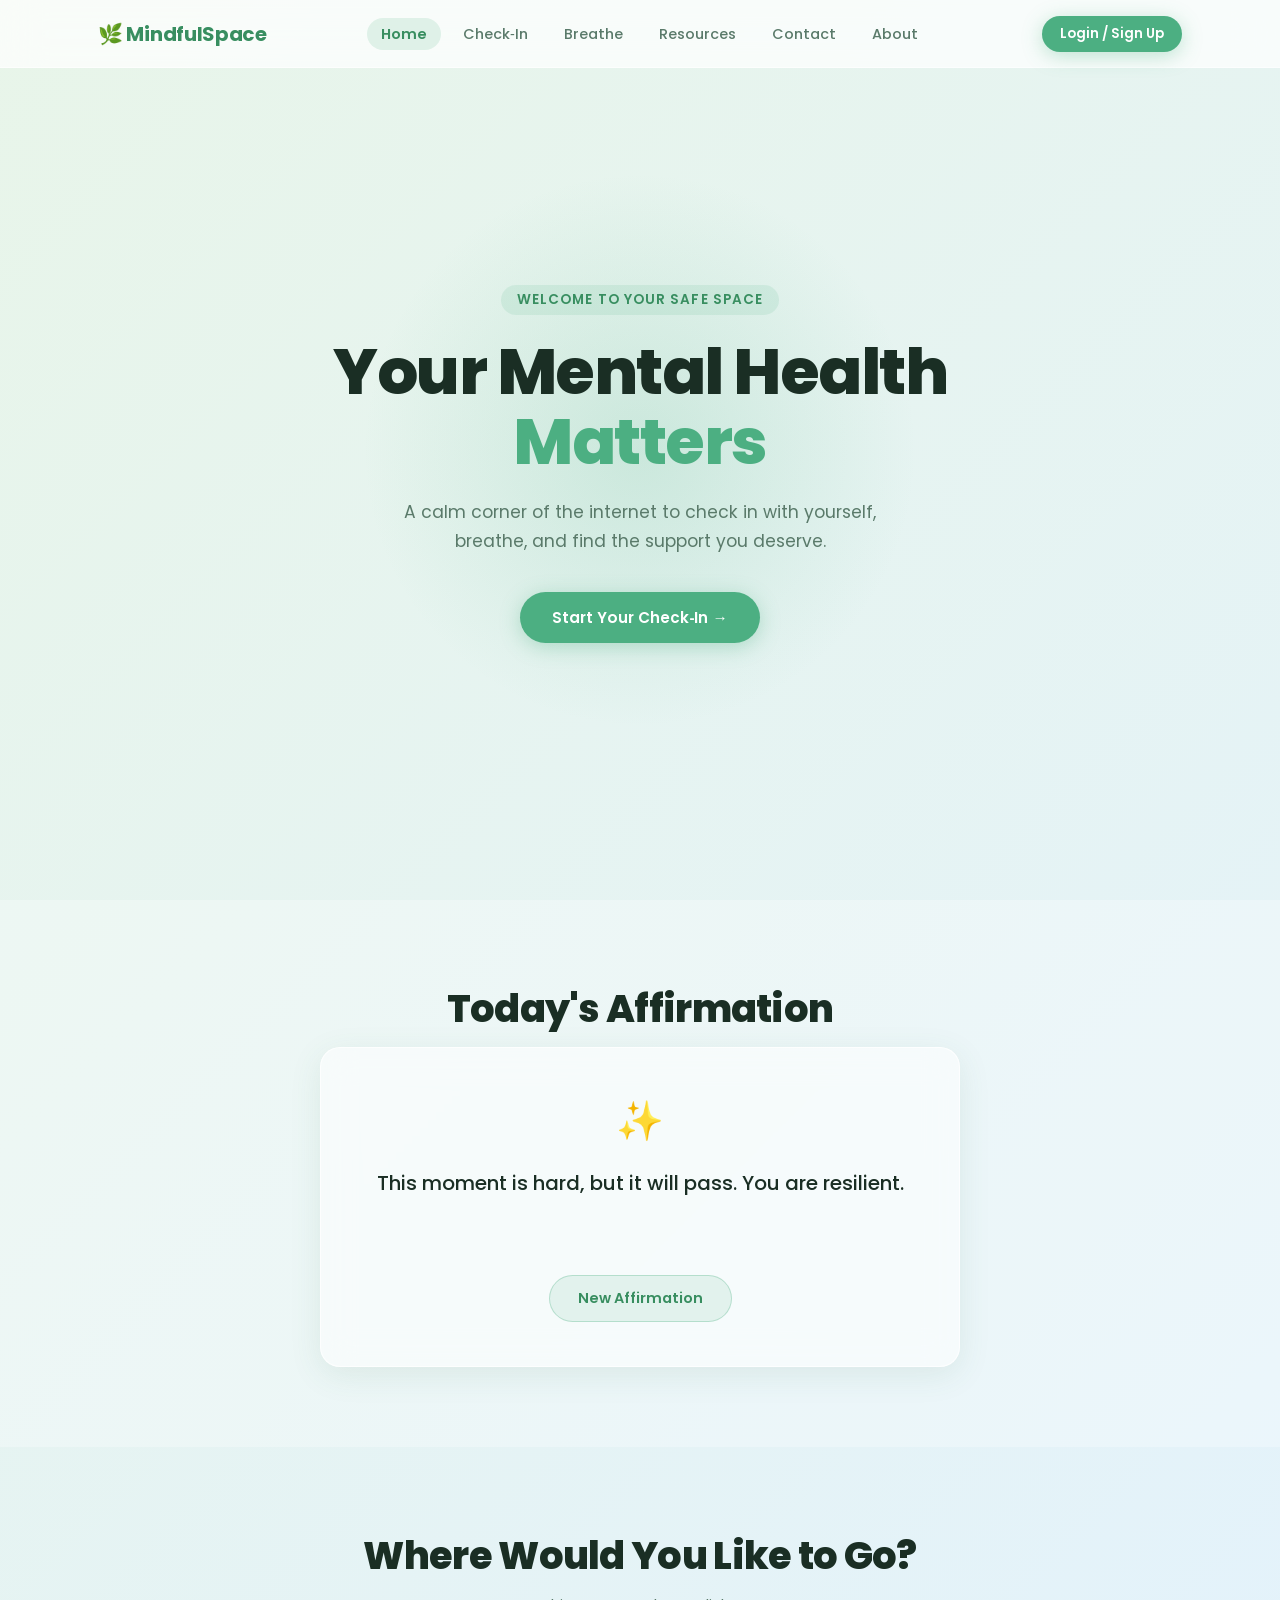
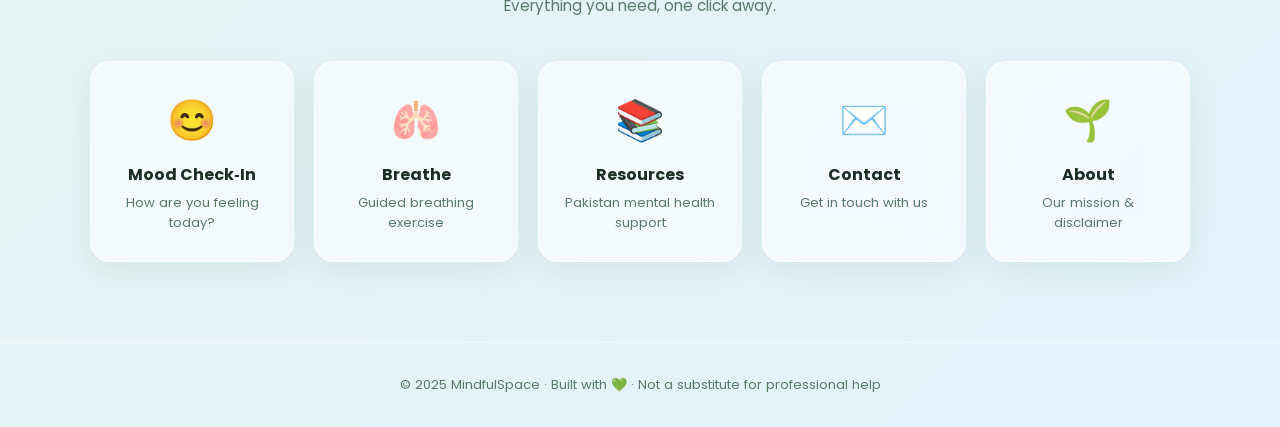
<file: index.html>
<!DOCTYPE html>
<html lang="en">
<head>
  <meta charset="UTF-8" />
  <meta name="viewport" content="width=device-width, initial-scale=1.0" />
  <title>MindfulSpace – Your Mental Health Matters</title>
  <link rel="preconnect" href="https://fonts.googleapis.com" />
  <link rel="preconnect" href="https://fonts.gstatic.com" crossorigin />
  <link href="https://fonts.googleapis.com/css2?family=Poppins:wght@300;400;500;600;700;800&display=swap" rel="stylesheet" />
  <link rel="stylesheet" href="style.css" />
</head>
<body>

  <div id="confetti-container" aria-hidden="true"></div>

  <nav id="navbar">
    <div class="nav-inner">
      <a href="index.html" class="nav-logo">🌿 MindfulSpace</a>
      <button class="hamburger" id="hamburger" aria-label="Toggle menu">
        <span></span><span></span><span></span>
      </button>
      <ul class="nav-links" id="nav-links">
        <li><a href="index.html" class="nav-link active-page">Home</a></li>
        <li><a href="checkin.html" class="nav-link">Check‑In</a></li>
        <li><a href="breathe.html" class="nav-link">Breathe</a></li>
        <li><a href="resources.html" class="nav-link">Resources</a></li>
        <li><a href="contact.html" class="nav-link">Contact</a></li>
        <li><a href="about.html" class="nav-link">About</a></li>
      </ul>
      <div style="display:flex;align-items:center;gap:10px;flex-shrink:0;">
        <span id="user-label" style="font-size:0.82rem;color:var(--accent-dark);font-weight:600;"></span>
        <button id="auth-btn" class="btn-primary" style="padding:8px 18px;font-size:0.82rem;">Login / Sign Up</button>
      </div>
    </div>
  </nav>

  <!-- HERO -->
  <section class="hero">
    <div class="hero-content">
      <span class="hero-eyebrow">Welcome to your safe space</span>
      <h1 class="hero-title">Your Mental Health<br><em>Matters</em></h1>
      <p class="hero-sub">A calm corner of the internet to check in with yourself,<br>breathe, and find the support you deserve.</p>
      <a href="checkin.html" class="btn-primary">Start Your Check‑In →</a>
    </div>
    <div class="hero-blob" aria-hidden="true"></div>
  </section>

  <!-- AFFIRMATION -->
  <section class="section">
    <div class="container">
      <h2 class="section-title">Today's Affirmation</h2>
      <div class="affirmation-card glass">
        <div class="affirmation-icon">✨</div>
        <p id="affirmation-text" class="affirmation-text"></p>
        <button class="btn-secondary" id="new-affirmation-btn">New Affirmation</button>
      </div>
    </div>
  </section>

  <!-- QUICK LINKS -->
  <section class="section">
    <div class="container">
      <h2 class="section-title">Where Would You Like to Go?</h2>
      <p class="section-sub">Everything you need, one click away.</p>
      <div style="display:grid;grid-template-columns:repeat(auto-fill,minmax(200px,1fr));gap:20px;">
        <a href="checkin.html" class="glass" style="text-decoration:none;padding:28px 24px;border-radius:20px;text-align:center;transition:transform 0.3s,box-shadow 0.3s;" onmouseover="this.style.transform='translateY(-4px)'" onmouseout="this.style.transform='none'">
          <div style="font-size:2.5rem;margin-bottom:12px;">😊</div>
          <div style="font-weight:700;color:var(--text);margin-bottom:6px;">Mood Check‑In</div>
          <div style="font-size:0.82rem;color:var(--text-muted);">How are you feeling today?</div>
        </a>
        <a href="breathe.html" class="glass" style="text-decoration:none;padding:28px 24px;border-radius:20px;text-align:center;transition:transform 0.3s;" onmouseover="this.style.transform='translateY(-4px)'" onmouseout="this.style.transform='none'">
          <div style="font-size:2.5rem;margin-bottom:12px;">🫁</div>
          <div style="font-weight:700;color:var(--text);margin-bottom:6px;">Breathe</div>
          <div style="font-size:0.82rem;color:var(--text-muted);">Guided breathing exercise</div>
        </a>
        <a href="resources.html" class="glass" style="text-decoration:none;padding:28px 24px;border-radius:20px;text-align:center;transition:transform 0.3s;" onmouseover="this.style.transform='translateY(-4px)'" onmouseout="this.style.transform='none'">
          <div style="font-size:2.5rem;margin-bottom:12px;">📚</div>
          <div style="font-weight:700;color:var(--text);margin-bottom:6px;">Resources</div>
          <div style="font-size:0.82rem;color:var(--text-muted);">Pakistan mental health support</div>
        </a>
        <a href="contact.html" class="glass" style="text-decoration:none;padding:28px 24px;border-radius:20px;text-align:center;transition:transform 0.3s;" onmouseover="this.style.transform='translateY(-4px)'" onmouseout="this.style.transform='none'">
          <div style="font-size:2.5rem;margin-bottom:12px;">✉️</div>
          <div style="font-weight:700;color:var(--text);margin-bottom:6px;">Contact</div>
          <div style="font-size:0.82rem;color:var(--text-muted);">Get in touch with us</div>
        </a>
        <a href="about.html" class="glass" style="text-decoration:none;padding:28px 24px;border-radius:20px;text-align:center;transition:transform 0.3s;" onmouseover="this.style.transform='translateY(-4px)'" onmouseout="this.style.transform='none'">
          <div style="font-size:2.5rem;margin-bottom:12px;">🌱</div>
          <div style="font-weight:700;color:var(--text);margin-bottom:6px;">About</div>
          <div style="font-size:0.82rem;color:var(--text-muted);">Our mission & disclaimer</div>
        </a>
      </div>
    </div>
  </section>

  <footer class="footer">
    <p>© 2025 MindfulSpace · Built with 💚 · Not a substitute for professional help</p>
  </footer>

  <!-- AUTH MODAL -->
  <div id="auth-modal" style="display:none;position:fixed;inset:0;background:rgba(0,0,0,0.45);z-index:2000;align-items:center;justify-content:center;padding:20px;">
    <div class="glass" style="width:100%;max-width:420px;padding:36px 32px;position:relative;">
      <button onclick="document.getElementById('auth-modal').style.display='none'" style="position:absolute;top:14px;right:18px;background:none;border:none;font-size:1.4rem;cursor:pointer;color:var(--text-muted);">×</button>
      <h2 style="font-size:1.3rem;font-weight:800;margin-bottom:6px;">Welcome 🌿</h2>
      <p style="font-size:0.85rem;color:var(--text-muted);margin-bottom:20px;">Sign in to sync your mood history across devices.</p>
      <div style="display:flex;gap:8px;margin-bottom:24px;">
        <button class="auth-tab active btn-primary" data-tab="login" style="flex:1;padding:10px;">Login</button>
        <button class="auth-tab btn-secondary" data-tab="register" style="flex:1;padding:10px;">Register</button>
      </div>
      <div id="login-panel">
        <div id="login-error" style="display:none;background:rgba(229,57,53,0.1);color:#c62828;padding:10px 14px;border-radius:10px;font-size:0.85rem;margin-bottom:14px;"></div>
        <form id="login-form" style="display:flex;flex-direction:column;gap:14px;">
          <input id="login-email" type="email" required placeholder="Email address" style="font-family:'Poppins',sans-serif;padding:11px 14px;border:1.5px solid rgba(76,175,130,0.3);border-radius:12px;font-size:0.9rem;outline:none;"/>
          <input id="login-password" type="password" required placeholder="Password" style="font-family:'Poppins',sans-serif;padding:11px 14px;border:1.5px solid rgba(76,175,130,0.3);border-radius:12px;font-size:0.9rem;outline:none;"/>
          <button type="submit" class="btn-primary">Sign In</button>
        </form>
      </div>
      <div id="register-panel" style="display:none;">
        <div id="register-error" style="display:none;background:rgba(229,57,53,0.1);color:#c62828;padding:10px 14px;border-radius:10px;font-size:0.85rem;margin-bottom:14px;"></div>
        <form id="register-form" style="display:flex;flex-direction:column;gap:14px;">
          <input id="reg-name" type="text" required placeholder="Your name" style="font-family:'Poppins',sans-serif;padding:11px 14px;border:1.5px solid rgba(76,175,130,0.3);border-radius:12px;font-size:0.9rem;outline:none;"/>
          <input id="reg-email" type="email" required placeholder="Email address" style="font-family:'Poppins',sans-serif;padding:11px 14px;border:1.5px solid rgba(76,175,130,0.3);border-radius:12px;font-size:0.9rem;outline:none;"/>
          <input id="reg-password" type="password" required placeholder="Password (min 8 chars)" style="font-family:'Poppins',sans-serif;padding:11px 14px;border:1.5px solid rgba(76,175,130,0.3);border-radius:12px;font-size:0.9rem;outline:none;"/>
          <input id="reg-confirm" type="password" required placeholder="Confirm password" style="font-family:'Poppins',sans-serif;padding:11px 14px;border:1.5px solid rgba(76,175,130,0.3);border-radius:12px;font-size:0.9rem;outline:none;"/>
          <button type="submit" class="btn-primary">Create Account</button>
        </form>
      </div>
    </div>
  </div>

  <script src="script.js"></script>
</body>
</html>
</file>
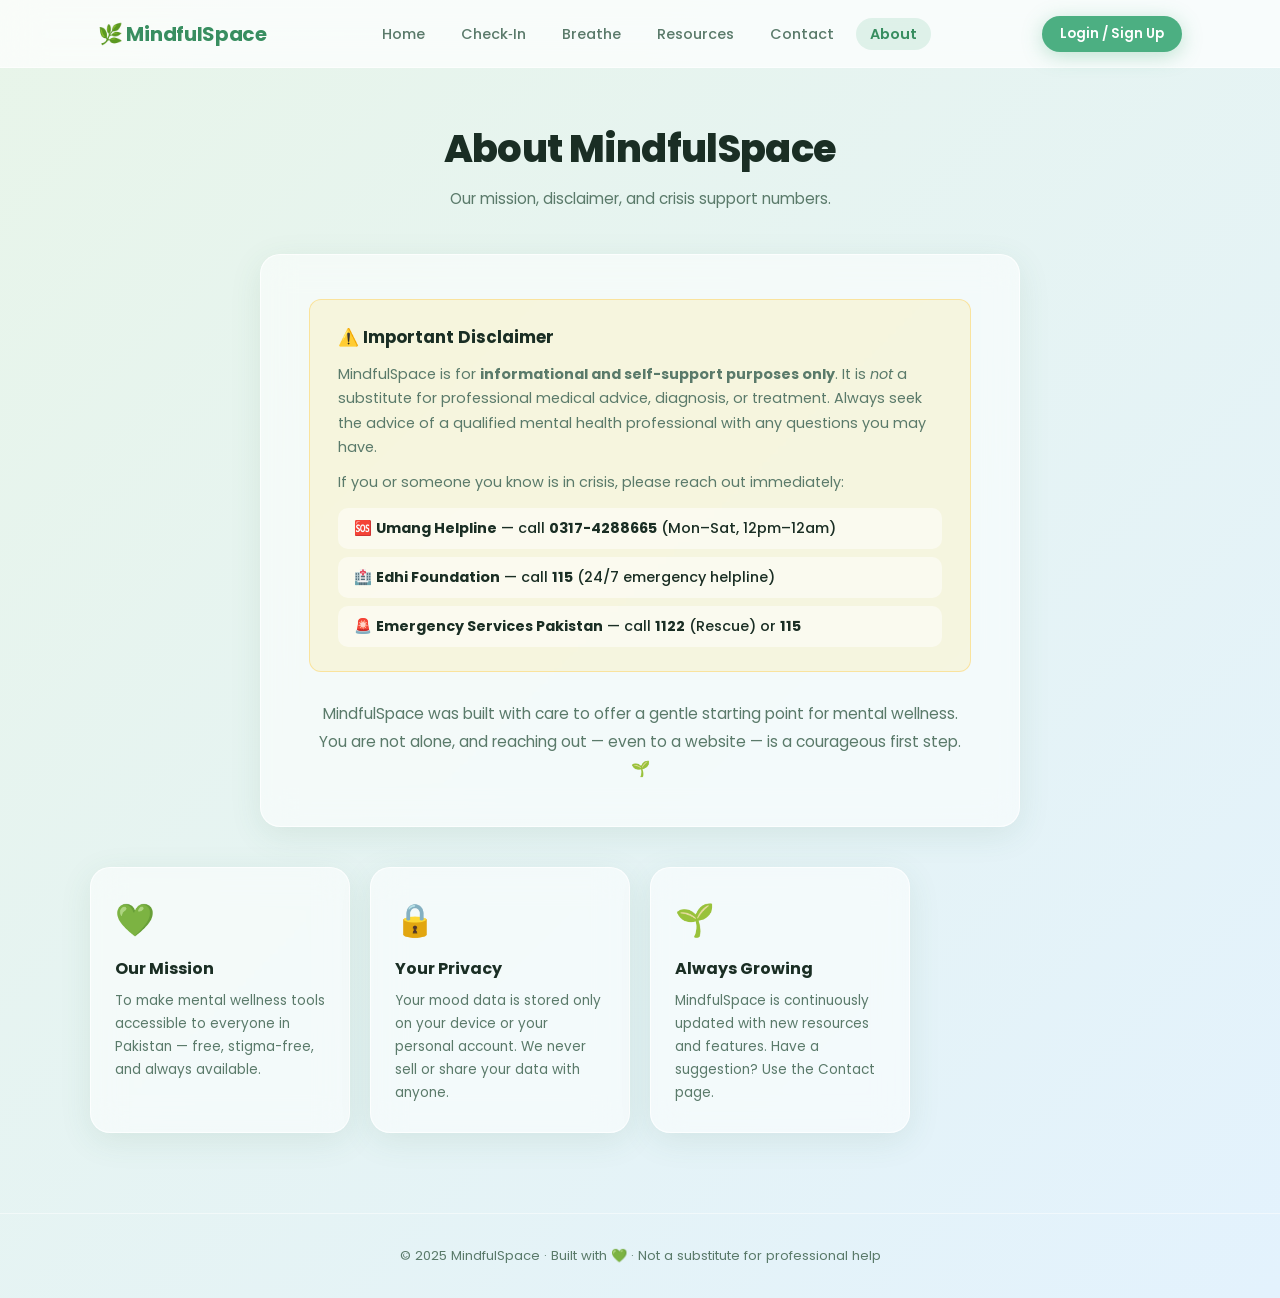
<file: about.html>
<!DOCTYPE html>
<html lang="en">
<head>
  <meta charset="UTF-8" />
  <meta name="viewport" content="width=device-width, initial-scale=1.0" />
  <title>MindfulSpace – About</title>
  <link rel="preconnect" href="https://fonts.googleapis.com" />
  <link rel="preconnect" href="https://fonts.gstatic.com" crossorigin />
  <link href="https://fonts.googleapis.com/css2?family=Poppins:wght@300;400;500;600;700;800&display=swap" rel="stylesheet" />
  <link rel="stylesheet" href="style.css" />
</head>
<body>

  <div id="confetti-container" aria-hidden="true"></div>

  <nav id="navbar">
    <div class="nav-inner">
      <a href="index.html" class="nav-logo">🌿 MindfulSpace</a>
      <button class="hamburger" id="hamburger" aria-label="Toggle menu">
        <span></span><span></span><span></span>
      </button>
      <ul class="nav-links" id="nav-links">
        <li><a href="index.html" class="nav-link">Home</a></li>
        <li><a href="checkin.html" class="nav-link">Check‑In</a></li>
        <li><a href="breathe.html" class="nav-link">Breathe</a></li>
        <li><a href="resources.html" class="nav-link">Resources</a></li>
        <li><a href="contact.html" class="nav-link">Contact</a></li>
        <li><a href="about.html" class="nav-link active-page">About</a></li>
      </ul>
      <div style="display:flex;align-items:center;gap:10px;flex-shrink:0;">
        <span id="user-label" style="font-size:0.82rem;color:var(--accent-dark);font-weight:600;"></span>
        <button id="auth-btn" class="btn-primary" style="padding:8px 18px;font-size:0.82rem;">Login / Sign Up</button>
      </div>
    </div>
  </nav>

  <!-- ABOUT -->
  <section class="section" style="padding-top:120px;min-height:90vh;">
    <div class="container">
      <h2 class="section-title">About MindfulSpace</h2>
      <p class="section-sub">Our mission, disclaimer, and crisis support numbers.</p>

      <div class="about-card glass">
        <div class="disclaimer">
          <h3>⚠️ Important Disclaimer</h3>
          <p>MindfulSpace is for <strong>informational and self-support purposes only</strong>. It is <em>not</em> a substitute for professional medical advice, diagnosis, or treatment. Always seek the advice of a qualified mental health professional with any questions you may have.</p>
          <p>If you or someone you know is in crisis, please reach out immediately:</p>
          <ul class="crisis-list">
            <li>🆘 <strong>Umang Helpline</strong> — call <strong>0317-4288665</strong> (Mon–Sat, 12pm–12am)</li>
            <li>🏥 <strong>Edhi Foundation</strong> — call <strong>115</strong> (24/7 emergency helpline)</li>
            <li>🚨 <strong>Emergency Services Pakistan</strong> — call <strong>1122</strong> (Rescue) or <strong>115</strong></li>
          </ul>
        </div>
        <p class="about-body">MindfulSpace was built with care to offer a gentle starting point for mental wellness. You are not alone, and reaching out — even to a website — is a courageous first step. 🌱</p>
      </div>

      <!-- Mission cards -->
      <div style="display:grid;grid-template-columns:repeat(auto-fill,minmax(240px,1fr));gap:20px;margin-top:40px;">
        <div class="glass" style="padding:28px 24px;border-radius:20px;">
          <div style="font-size:2rem;margin-bottom:12px;">💚</div>
          <h3 style="font-size:1rem;font-weight:700;margin-bottom:8px;">Our Mission</h3>
          <p style="font-size:0.85rem;color:var(--text-muted);line-height:1.7;">To make mental wellness tools accessible to everyone in Pakistan — free, stigma-free, and always available.</p>
        </div>
        <div class="glass" style="padding:28px 24px;border-radius:20px;">
          <div style="font-size:2rem;margin-bottom:12px;">🔒</div>
          <h3 style="font-size:1rem;font-weight:700;margin-bottom:8px;">Your Privacy</h3>
          <p style="font-size:0.85rem;color:var(--text-muted);line-height:1.7;">Your mood data is stored only on your device or your personal account. We never sell or share your data with anyone.</p>
        </div>
        <div class="glass" style="padding:28px 24px;border-radius:20px;">
          <div style="font-size:2rem;margin-bottom:12px;">🌱</div>
          <h3 style="font-size:1rem;font-weight:700;margin-bottom:8px;">Always Growing</h3>
          <p style="font-size:0.85rem;color:var(--text-muted);line-height:1.7;">MindfulSpace is continuously updated with new resources and features. Have a suggestion? Use the Contact page.</p>
        </div>
      </div>
    </div>
  </section>

  <footer class="footer">
    <p>© 2025 MindfulSpace · Built with 💚 · Not a substitute for professional help</p>
  </footer>

  <!-- AUTH MODAL -->
  <div id="auth-modal" style="display:none;position:fixed;inset:0;background:rgba(0,0,0,0.45);z-index:2000;align-items:center;justify-content:center;padding:20px;">
    <div class="glass" style="width:100%;max-width:420px;padding:36px 32px;position:relative;">
      <button onclick="document.getElementById('auth-modal').style.display='none'" style="position:absolute;top:14px;right:18px;background:none;border:none;font-size:1.4rem;cursor:pointer;color:var(--text-muted);">×</button>
      <h2 style="font-size:1.3rem;font-weight:800;margin-bottom:6px;">Welcome 🌿</h2>
      <p style="font-size:0.85rem;color:var(--text-muted);margin-bottom:20px;">Sign in to sync your mood history across devices.</p>
      <div style="display:flex;gap:8px;margin-bottom:24px;">
        <button class="auth-tab active btn-primary" data-tab="login" style="flex:1;padding:10px;">Login</button>
        <button class="auth-tab btn-secondary" data-tab="register" style="flex:1;padding:10px;">Register</button>
      </div>
      <div id="login-panel">
        <div id="login-error" style="display:none;background:rgba(229,57,53,0.1);color:#c62828;padding:10px 14px;border-radius:10px;font-size:0.85rem;margin-bottom:14px;"></div>
        <form id="login-form" style="display:flex;flex-direction:column;gap:14px;">
          <input id="login-email" type="email" required placeholder="Email address" style="font-family:'Poppins',sans-serif;padding:11px 14px;border:1.5px solid rgba(76,175,130,0.3);border-radius:12px;font-size:0.9rem;outline:none;"/>
          <input id="login-password" type="password" required placeholder="Password" style="font-family:'Poppins',sans-serif;padding:11px 14px;border:1.5px solid rgba(76,175,130,0.3);border-radius:12px;font-size:0.9rem;outline:none;"/>
          <button type="submit" class="btn-primary">Sign In</button>
        </form>
      </div>
      <div id="register-panel" style="display:none;">
        <div id="register-error" style="display:none;background:rgba(229,57,53,0.1);color:#c62828;padding:10px 14px;border-radius:10px;font-size:0.85rem;margin-bottom:14px;"></div>
        <form id="register-form" style="display:flex;flex-direction:column;gap:14px;">
          <input id="reg-name" type="text" required placeholder="Your name" style="font-family:'Poppins',sans-serif;padding:11px 14px;border:1.5px solid rgba(76,175,130,0.3);border-radius:12px;font-size:0.9rem;outline:none;"/>
          <input id="reg-email" type="email" required placeholder="Email address" style="font-family:'Poppins',sans-serif;padding:11px 14px;border:1.5px solid rgba(76,175,130,0.3);border-radius:12px;font-size:0.9rem;outline:none;"/>
          <input id="reg-password" type="password" required placeholder="Password (min 8 chars)" style="font-family:'Poppins',sans-serif;padding:11px 14px;border:1.5px solid rgba(76,175,130,0.3);border-radius:12px;font-size:0.9rem;outline:none;"/>
          <input id="reg-confirm" type="password" required placeholder="Confirm password" style="font-family:'Poppins',sans-serif;padding:11px 14px;border:1.5px solid rgba(76,175,130,0.3);border-radius:12px;font-size:0.9rem;outline:none;"/>
          <button type="submit" class="btn-primary">Create Account</button>
        </form>
      </div>
    </div>
  </div>

  <script src="script.js"></script>
</body>
</html>
</file>
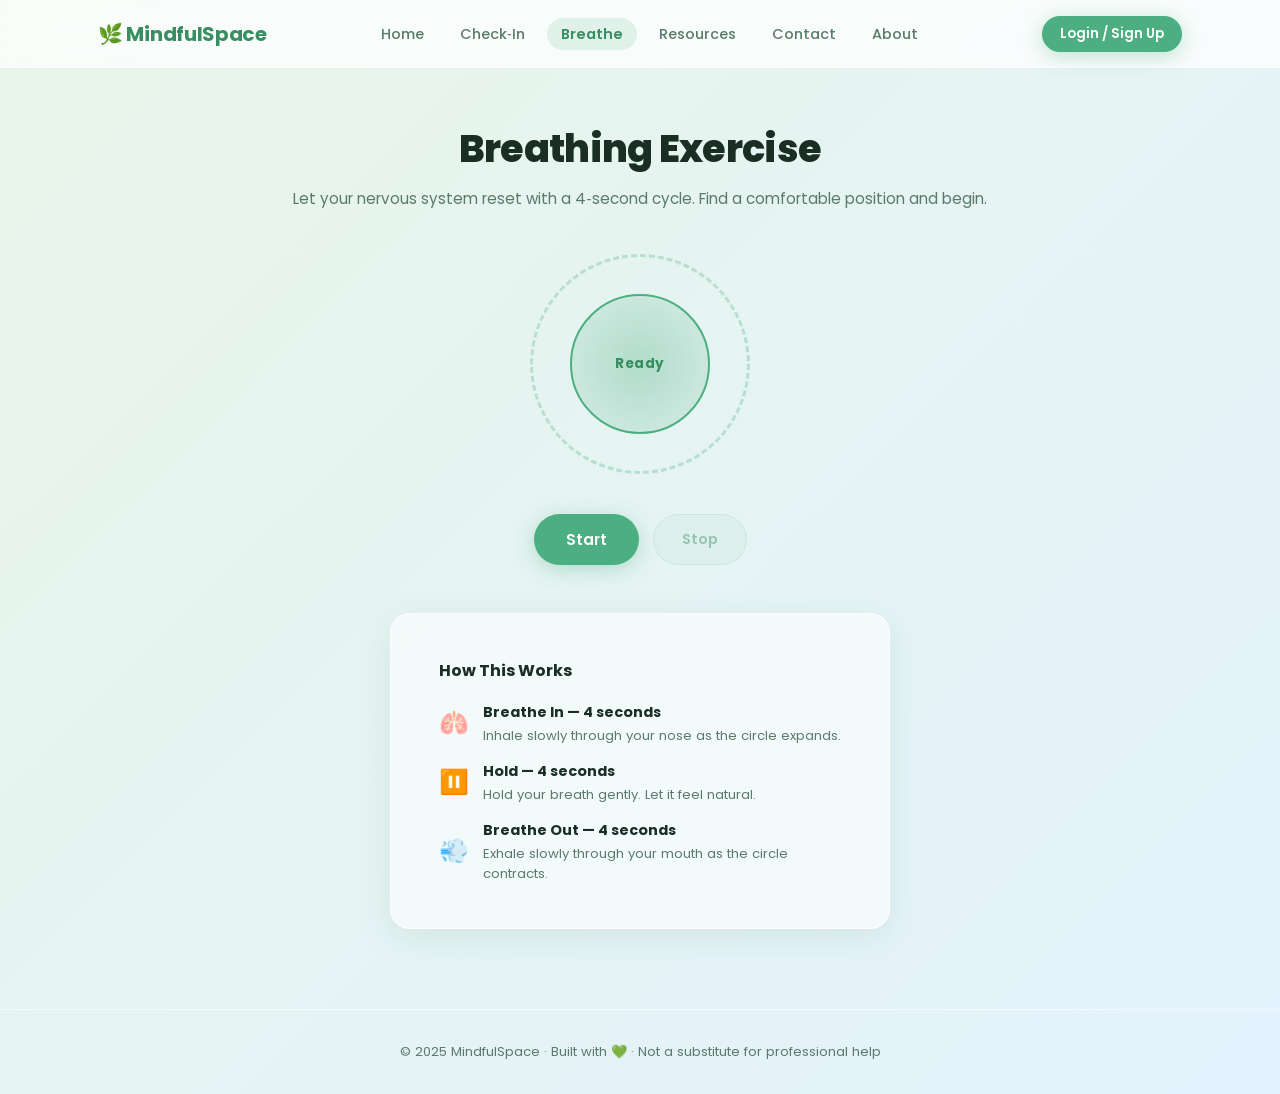
<file: breathe.html>
<!DOCTYPE html>
<html lang="en">
<head>
  <meta charset="UTF-8" />
  <meta name="viewport" content="width=device-width, initial-scale=1.0" />
  <title>MindfulSpace – Breathing Exercise</title>
  <link rel="preconnect" href="https://fonts.googleapis.com" />
  <link rel="preconnect" href="https://fonts.gstatic.com" crossorigin />
  <link href="https://fonts.googleapis.com/css2?family=Poppins:wght@300;400;500;600;700;800&display=swap" rel="stylesheet" />
  <link rel="stylesheet" href="style.css" />
</head>
<body>

  <div id="confetti-container" aria-hidden="true"></div>

  <nav id="navbar">
    <div class="nav-inner">
      <a href="index.html" class="nav-logo">🌿 MindfulSpace</a>
      <button class="hamburger" id="hamburger" aria-label="Toggle menu">
        <span></span><span></span><span></span>
      </button>
      <ul class="nav-links" id="nav-links">
        <li><a href="index.html" class="nav-link">Home</a></li>
        <li><a href="checkin.html" class="nav-link">Check‑In</a></li>
        <li><a href="breathe.html" class="nav-link active-page">Breathe</a></li>
        <li><a href="resources.html" class="nav-link">Resources</a></li>
        <li><a href="contact.html" class="nav-link">Contact</a></li>
        <li><a href="about.html" class="nav-link">About</a></li>
      </ul>
      <div style="display:flex;align-items:center;gap:10px;flex-shrink:0;">
        <span id="user-label" style="font-size:0.82rem;color:var(--accent-dark);font-weight:600;"></span>
        <button id="auth-btn" class="btn-primary" style="padding:8px 18px;font-size:0.82rem;">Login / Sign Up</button>
      </div>
    </div>
  </nav>

  <!-- BREATHING EXERCISE -->
  <section class="section" style="padding-top:120px;min-height:90vh;display:flex;align-items:center;">
    <div class="container">
      <h2 class="section-title">Breathing Exercise</h2>
      <p class="section-sub">Let your nervous system reset with a 4‑second cycle. Find a comfortable position and begin.</p>

      <div class="breathe-wrapper">
        <div class="breathe-ring" id="breathe-ring">
          <div class="breathe-circle" id="breathe-circle">
            <span id="breathe-label">Ready</span>
          </div>
        </div>
        <div class="breathe-controls">
          <button class="btn-primary" id="breathe-start">Start</button>
          <button class="btn-secondary" id="breathe-stop" disabled>Stop</button>
        </div>
      </div>

      <!-- Instructions -->
      <div class="affirmation-card glass" style="max-width:500px;margin:48px auto 0;text-align:left;">
        <h3 style="font-size:1rem;font-weight:700;margin-bottom:16px;">How This Works</h3>
        <div style="display:flex;flex-direction:column;gap:12px;">
          <div style="display:flex;gap:14px;align-items:center;">
            <span style="font-size:1.5rem;">🫁</span>
            <div>
              <strong style="font-size:0.9rem;">Breathe In — 4 seconds</strong>
              <p style="font-size:0.82rem;color:var(--text-muted);margin-top:2px;">Inhale slowly through your nose as the circle expands.</p>
            </div>
          </div>
          <div style="display:flex;gap:14px;align-items:center;">
            <span style="font-size:1.5rem;">⏸️</span>
            <div>
              <strong style="font-size:0.9rem;">Hold — 4 seconds</strong>
              <p style="font-size:0.82rem;color:var(--text-muted);margin-top:2px;">Hold your breath gently. Let it feel natural.</p>
            </div>
          </div>
          <div style="display:flex;gap:14px;align-items:center;">
            <span style="font-size:1.5rem;">💨</span>
            <div>
              <strong style="font-size:0.9rem;">Breathe Out — 4 seconds</strong>
              <p style="font-size:0.82rem;color:var(--text-muted);margin-top:2px;">Exhale slowly through your mouth as the circle contracts.</p>
            </div>
          </div>
        </div>
      </div>
    </div>
  </section>

  <footer class="footer">
    <p>© 2025 MindfulSpace · Built with 💚 · Not a substitute for professional help</p>
  </footer>

  <!-- AUTH MODAL -->
  <div id="auth-modal" style="display:none;position:fixed;inset:0;background:rgba(0,0,0,0.45);z-index:2000;align-items:center;justify-content:center;padding:20px;">
    <div class="glass" style="width:100%;max-width:420px;padding:36px 32px;position:relative;">
      <button onclick="document.getElementById('auth-modal').style.display='none'" style="position:absolute;top:14px;right:18px;background:none;border:none;font-size:1.4rem;cursor:pointer;color:var(--text-muted);">×</button>
      <h2 style="font-size:1.3rem;font-weight:800;margin-bottom:6px;">Welcome 🌿</h2>
      <p style="font-size:0.85rem;color:var(--text-muted);margin-bottom:20px;">Sign in to sync your mood history across devices.</p>
      <div style="display:flex;gap:8px;margin-bottom:24px;">
        <button class="auth-tab active btn-primary" data-tab="login" style="flex:1;padding:10px;">Login</button>
        <button class="auth-tab btn-secondary" data-tab="register" style="flex:1;padding:10px;">Register</button>
      </div>
      <div id="login-panel">
        <div id="login-error" style="display:none;background:rgba(229,57,53,0.1);color:#c62828;padding:10px 14px;border-radius:10px;font-size:0.85rem;margin-bottom:14px;"></div>
        <form id="login-form" style="display:flex;flex-direction:column;gap:14px;">
          <input id="login-email" type="email" required placeholder="Email address" style="font-family:'Poppins',sans-serif;padding:11px 14px;border:1.5px solid rgba(76,175,130,0.3);border-radius:12px;font-size:0.9rem;outline:none;"/>
          <input id="login-password" type="password" required placeholder="Password" style="font-family:'Poppins',sans-serif;padding:11px 14px;border:1.5px solid rgba(76,175,130,0.3);border-radius:12px;font-size:0.9rem;outline:none;"/>
          <button type="submit" class="btn-primary">Sign In</button>
        </form>
      </div>
      <div id="register-panel" style="display:none;">
        <div id="register-error" style="display:none;background:rgba(229,57,53,0.1);color:#c62828;padding:10px 14px;border-radius:10px;font-size:0.85rem;margin-bottom:14px;"></div>
        <form id="register-form" style="display:flex;flex-direction:column;gap:14px;">
          <input id="reg-name" type="text" required placeholder="Your name" style="font-family:'Poppins',sans-serif;padding:11px 14px;border:1.5px solid rgba(76,175,130,0.3);border-radius:12px;font-size:0.9rem;outline:none;"/>
          <input id="reg-email" type="email" required placeholder="Email address" style="font-family:'Poppins',sans-serif;padding:11px 14px;border:1.5px solid rgba(76,175,130,0.3);border-radius:12px;font-size:0.9rem;outline:none;"/>
          <input id="reg-password" type="password" required placeholder="Password (min 8 chars)" style="font-family:'Poppins',sans-serif;padding:11px 14px;border:1.5px solid rgba(76,175,130,0.3);border-radius:12px;font-size:0.9rem;outline:none;"/>
          <input id="reg-confirm" type="password" required placeholder="Confirm password" style="font-family:'Poppins',sans-serif;padding:11px 14px;border:1.5px solid rgba(76,175,130,0.3);border-radius:12px;font-size:0.9rem;outline:none;"/>
          <button type="submit" class="btn-primary">Create Account</button>
        </form>
      </div>
    </div>
  </div>

  <script src="script.js"></script>
</body>
</html>
</file>
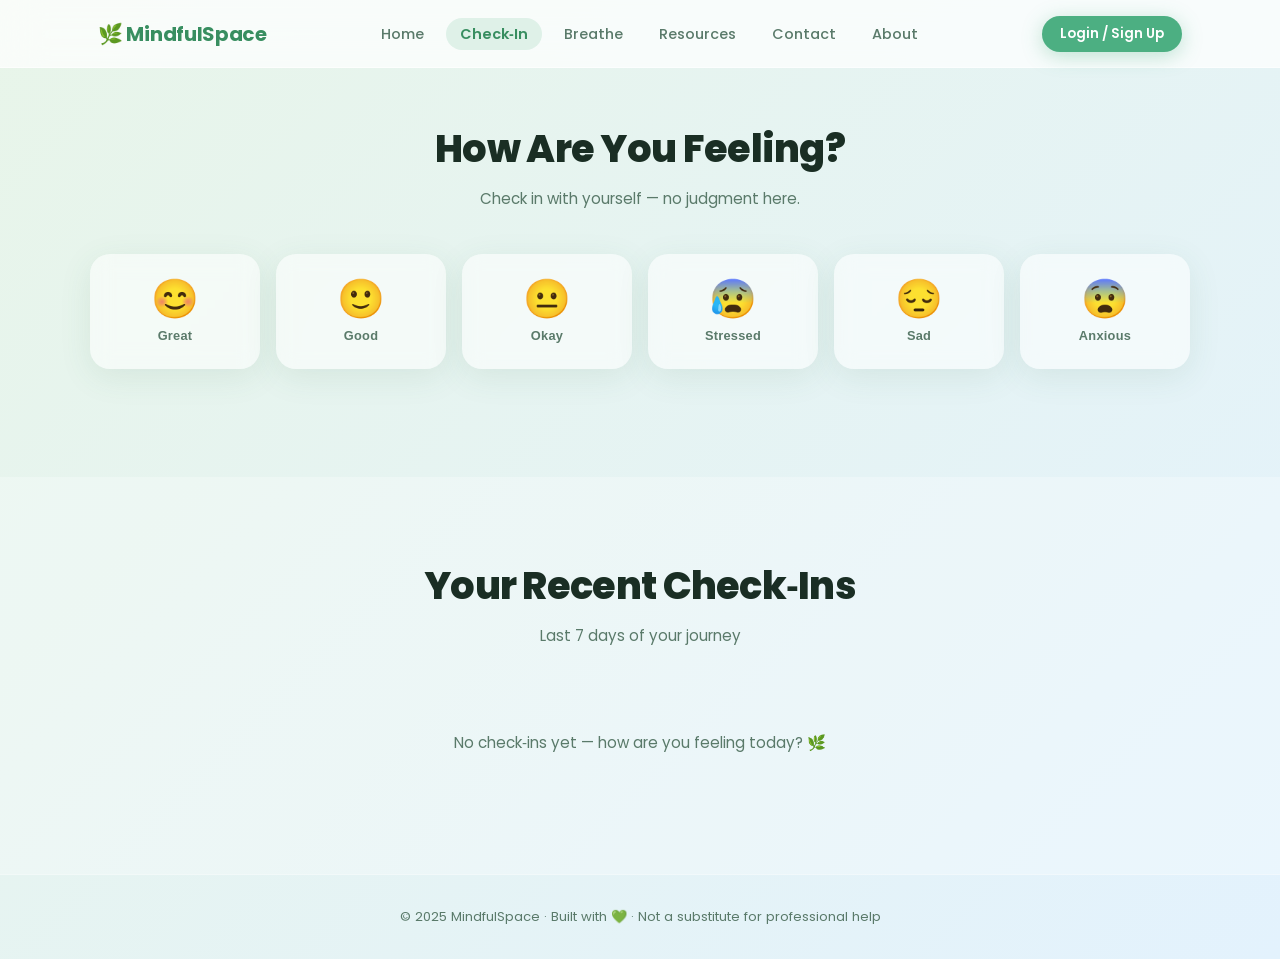
<file: checkin.html>
<!DOCTYPE html>
<html lang="en">
<head>
  <meta charset="UTF-8" />
  <meta name="viewport" content="width=device-width, initial-scale=1.0" />
  <title>MindfulSpace – Mood Check‑In</title>
  <link rel="preconnect" href="https://fonts.googleapis.com" />
  <link rel="preconnect" href="https://fonts.gstatic.com" crossorigin />
  <link href="https://fonts.googleapis.com/css2?family=Poppins:wght@300;400;500;600;700;800&display=swap" rel="stylesheet" />
  <link rel="stylesheet" href="style.css" />
</head>
<body>

  <div id="confetti-container" aria-hidden="true"></div>

  <nav id="navbar">
    <div class="nav-inner">
      <a href="index.html" class="nav-logo">🌿 MindfulSpace</a>
      <button class="hamburger" id="hamburger" aria-label="Toggle menu">
        <span></span><span></span><span></span>
      </button>
      <ul class="nav-links" id="nav-links">
        <li><a href="index.html" class="nav-link">Home</a></li>
        <li><a href="checkin.html" class="nav-link active-page">Check‑In</a></li>
        <li><a href="breathe.html" class="nav-link">Breathe</a></li>
        <li><a href="resources.html" class="nav-link">Resources</a></li>
        <li><a href="contact.html" class="nav-link">Contact</a></li>
        <li><a href="about.html" class="nav-link">About</a></li>
      </ul>
      <div style="display:flex;align-items:center;gap:10px;flex-shrink:0;">
        <span id="user-label" style="font-size:0.82rem;color:var(--accent-dark);font-weight:600;"></span>
        <button id="auth-btn" class="btn-primary" style="padding:8px 18px;font-size:0.82rem;">Login / Sign Up</button>
      </div>
    </div>
  </nav>

  <!-- MOOD CHECK-IN -->
  <section class="section" style="padding-top:120px;">
    <div class="container">
      <h2 class="section-title">How Are You Feeling?</h2>
      <p class="section-sub">Check in with yourself — no judgment here.</p>
      <div class="mood-grid">
        <button class="mood-btn" data-mood="great" data-emoji="😊" data-label="Great">
          <span class="mood-emoji">😊</span>
          <span class="mood-label">Great</span>
        </button>
        <button class="mood-btn" data-mood="good" data-emoji="🙂" data-label="Good">
          <span class="mood-emoji">🙂</span>
          <span class="mood-label">Good</span>
        </button>
        <button class="mood-btn" data-mood="okay" data-emoji="😐" data-label="Okay">
          <span class="mood-emoji">😐</span>
          <span class="mood-label">Okay</span>
        </button>
        <button class="mood-btn" data-mood="stressed" data-emoji="😰" data-label="Stressed">
          <span class="mood-emoji">😰</span>
          <span class="mood-label">Stressed</span>
        </button>
        <button class="mood-btn" data-mood="sad" data-emoji="😔" data-label="Sad">
          <span class="mood-emoji">😔</span>
          <span class="mood-label">Sad</span>
        </button>
        <button class="mood-btn" data-mood="anxious" data-emoji="😨" data-label="Anxious">
          <span class="mood-emoji">😨</span>
          <span class="mood-label">Anxious</span>
        </button>
      </div>
      <div id="mood-message" class="mood-message glass" aria-live="polite"></div>
    </div>
  </section>

  <!-- MOOD HISTORY -->
  <section class="section">
    <div class="container">
      <h2 class="section-title">Your Recent Check‑Ins</h2>
      <p class="section-sub">Last 7 days of your journey</p>
      <div id="history-list" class="history-list"></div>
    </div>
  </section>

  <footer class="footer">
    <p>© 2025 MindfulSpace · Built with 💚 · Not a substitute for professional help</p>
  </footer>

  <!-- AUTH MODAL -->
  <div id="auth-modal" style="display:none;position:fixed;inset:0;background:rgba(0,0,0,0.45);z-index:2000;align-items:center;justify-content:center;padding:20px;">
    <div class="glass" style="width:100%;max-width:420px;padding:36px 32px;position:relative;">
      <button onclick="document.getElementById('auth-modal').style.display='none'" style="position:absolute;top:14px;right:18px;background:none;border:none;font-size:1.4rem;cursor:pointer;color:var(--text-muted);">×</button>
      <h2 style="font-size:1.3rem;font-weight:800;margin-bottom:6px;">Welcome 🌿</h2>
      <p style="font-size:0.85rem;color:var(--text-muted);margin-bottom:20px;">Sign in to sync your mood history across devices.</p>
      <div style="display:flex;gap:8px;margin-bottom:24px;">
        <button class="auth-tab active btn-primary" data-tab="login" style="flex:1;padding:10px;">Login</button>
        <button class="auth-tab btn-secondary" data-tab="register" style="flex:1;padding:10px;">Register</button>
      </div>
      <div id="login-panel">
        <div id="login-error" style="display:none;background:rgba(229,57,53,0.1);color:#c62828;padding:10px 14px;border-radius:10px;font-size:0.85rem;margin-bottom:14px;"></div>
        <form id="login-form" style="display:flex;flex-direction:column;gap:14px;">
          <input id="login-email" type="email" required placeholder="Email address" style="font-family:'Poppins',sans-serif;padding:11px 14px;border:1.5px solid rgba(76,175,130,0.3);border-radius:12px;font-size:0.9rem;outline:none;"/>
          <input id="login-password" type="password" required placeholder="Password" style="font-family:'Poppins',sans-serif;padding:11px 14px;border:1.5px solid rgba(76,175,130,0.3);border-radius:12px;font-size:0.9rem;outline:none;"/>
          <button type="submit" class="btn-primary">Sign In</button>
        </form>
      </div>
      <div id="register-panel" style="display:none;">
        <div id="register-error" style="display:none;background:rgba(229,57,53,0.1);color:#c62828;padding:10px 14px;border-radius:10px;font-size:0.85rem;margin-bottom:14px;"></div>
        <form id="register-form" style="display:flex;flex-direction:column;gap:14px;">
          <input id="reg-name" type="text" required placeholder="Your name" style="font-family:'Poppins',sans-serif;padding:11px 14px;border:1.5px solid rgba(76,175,130,0.3);border-radius:12px;font-size:0.9rem;outline:none;"/>
          <input id="reg-email" type="email" required placeholder="Email address" style="font-family:'Poppins',sans-serif;padding:11px 14px;border:1.5px solid rgba(76,175,130,0.3);border-radius:12px;font-size:0.9rem;outline:none;"/>
          <input id="reg-password" type="password" required placeholder="Password (min 8 chars)" style="font-family:'Poppins',sans-serif;padding:11px 14px;border:1.5px solid rgba(76,175,130,0.3);border-radius:12px;font-size:0.9rem;outline:none;"/>
          <input id="reg-confirm" type="password" required placeholder="Confirm password" style="font-family:'Poppins',sans-serif;padding:11px 14px;border:1.5px solid rgba(76,175,130,0.3);border-radius:12px;font-size:0.9rem;outline:none;"/>
          <button type="submit" class="btn-primary">Create Account</button>
        </form>
      </div>
    </div>
  </div>

  <script src="script.js"></script>
</body>
</html>
</file>
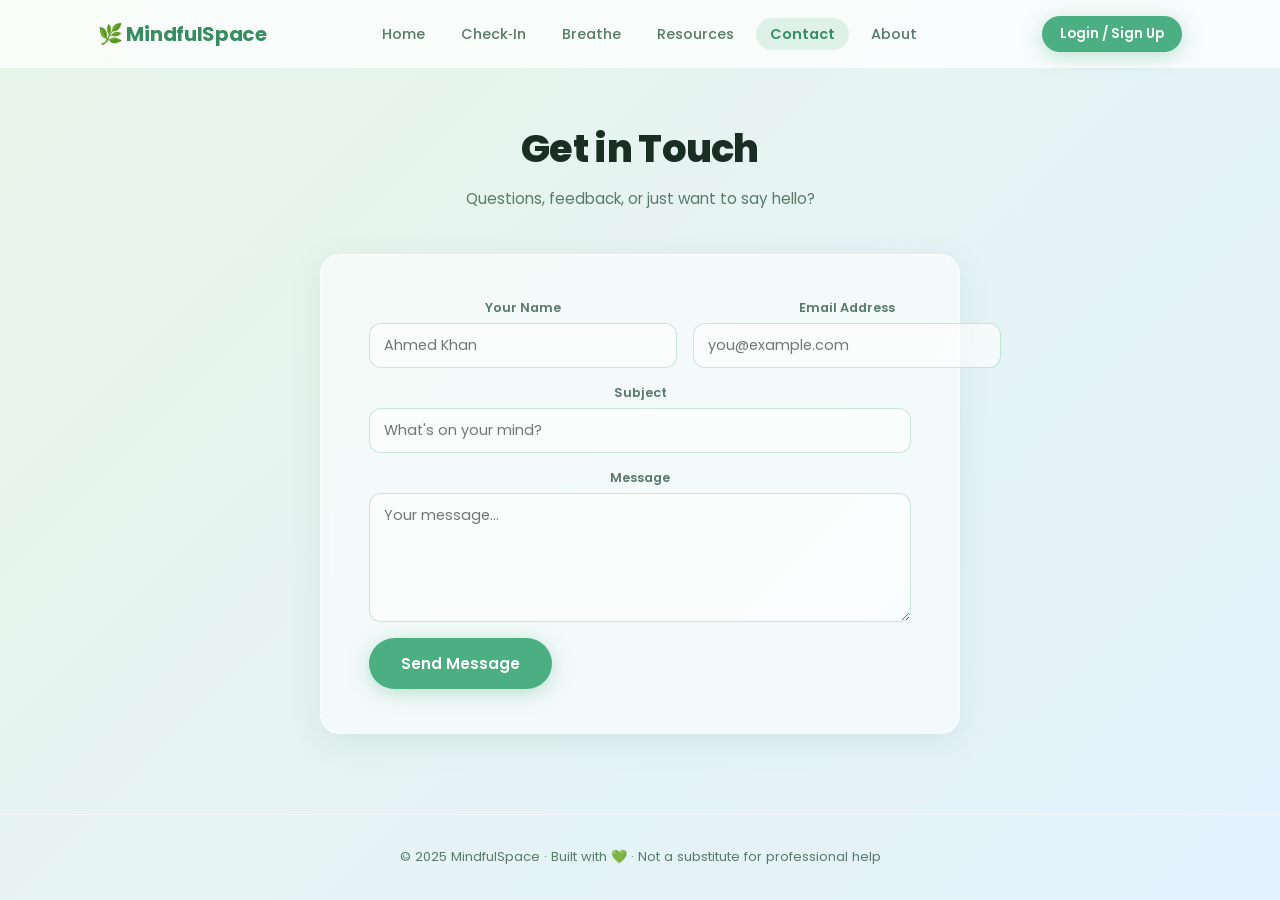
<file: contact.html>
<!DOCTYPE html>
<html lang="en">
<head>
  <meta charset="UTF-8" />
  <meta name="viewport" content="width=device-width, initial-scale=1.0" />
  <title>MindfulSpace – Contact</title>
  <link rel="preconnect" href="https://fonts.googleapis.com" />
  <link rel="preconnect" href="https://fonts.gstatic.com" crossorigin />
  <link href="https://fonts.googleapis.com/css2?family=Poppins:wght@300;400;500;600;700;800&display=swap" rel="stylesheet" />
  <link rel="stylesheet" href="style.css" />
</head>
<body>

  <div id="confetti-container" aria-hidden="true"></div>

  <nav id="navbar">
    <div class="nav-inner">
      <a href="index.html" class="nav-logo">🌿 MindfulSpace</a>
      <button class="hamburger" id="hamburger" aria-label="Toggle menu">
        <span></span><span></span><span></span>
      </button>
      <ul class="nav-links" id="nav-links">
        <li><a href="index.html" class="nav-link">Home</a></li>
        <li><a href="checkin.html" class="nav-link">Check‑In</a></li>
        <li><a href="breathe.html" class="nav-link">Breathe</a></li>
        <li><a href="resources.html" class="nav-link">Resources</a></li>
        <li><a href="contact.html" class="nav-link active-page">Contact</a></li>
        <li><a href="about.html" class="nav-link">About</a></li>
      </ul>
      <div style="display:flex;align-items:center;gap:10px;flex-shrink:0;">
        <span id="user-label" style="font-size:0.82rem;color:var(--accent-dark);font-weight:600;"></span>
        <button id="auth-btn" class="btn-primary" style="padding:8px 18px;font-size:0.82rem;">Login / Sign Up</button>
      </div>
    </div>
  </nav>

  <!-- CONTACT -->
  <section class="section" style="padding-top:120px;min-height:90vh;">
    <div class="container">
      <h2 class="section-title">Get in Touch</h2>
      <p class="section-sub">Questions, feedback, or just want to say hello?</p>
      <div class="affirmation-card glass" style="max-width:640px;">
        <div id="cf-msg" class="mood-message" aria-live="polite"></div>
        <form id="contact-form" style="display:flex;flex-direction:column;gap:16px;">
          <div style="display:grid;grid-template-columns:1fr 1fr;gap:16px;">
            <div style="display:flex;flex-direction:column;gap:6px;">
              <label style="font-size:0.8rem;font-weight:600;color:var(--text-muted);">Your Name</label>
              <input id="cf-name" type="text" required placeholder="Ahmed Khan" style="font-family:'Poppins',sans-serif;padding:11px 14px;border:1.5px solid rgba(76,175,130,0.3);border-radius:12px;font-size:0.9rem;outline:none;background:rgba(255,255,255,0.6);"/>
            </div>
            <div style="display:flex;flex-direction:column;gap:6px;">
              <label style="font-size:0.8rem;font-weight:600;color:var(--text-muted);">Email Address</label>
              <input id="cf-email" type="email" required placeholder="you@example.com" style="font-family:'Poppins',sans-serif;padding:11px 14px;border:1.5px solid rgba(76,175,130,0.3);border-radius:12px;font-size:0.9rem;outline:none;background:rgba(255,255,255,0.6);"/>
            </div>
          </div>
          <div style="display:flex;flex-direction:column;gap:6px;">
            <label style="font-size:0.8rem;font-weight:600;color:var(--text-muted);">Subject</label>
            <input id="cf-subject" type="text" required placeholder="What's on your mind?" style="font-family:'Poppins',sans-serif;padding:11px 14px;border:1.5px solid rgba(76,175,130,0.3);border-radius:12px;font-size:0.9rem;outline:none;background:rgba(255,255,255,0.6);"/>
          </div>
          <div style="display:flex;flex-direction:column;gap:6px;">
            <label style="font-size:0.8rem;font-weight:600;color:var(--text-muted);">Message</label>
            <textarea id="cf-message" required rows="5" placeholder="Your message..." style="font-family:'Poppins',sans-serif;padding:11px 14px;border:1.5px solid rgba(76,175,130,0.3);border-radius:12px;font-size:0.9rem;outline:none;background:rgba(255,255,255,0.6);resize:vertical;"></textarea>
          </div>
          <button type="submit" class="btn-primary" style="align-self:flex-start;">Send Message</button>
        </form>
      </div>
    </div>
  </section>

  <footer class="footer">
    <p>© 2025 MindfulSpace · Built with 💚 · Not a substitute for professional help</p>
  </footer>

  <!-- AUTH MODAL -->
  <div id="auth-modal" style="display:none;position:fixed;inset:0;background:rgba(0,0,0,0.45);z-index:2000;align-items:center;justify-content:center;padding:20px;">
    <div class="glass" style="width:100%;max-width:420px;padding:36px 32px;position:relative;">
      <button onclick="document.getElementById('auth-modal').style.display='none'" style="position:absolute;top:14px;right:18px;background:none;border:none;font-size:1.4rem;cursor:pointer;color:var(--text-muted);">×</button>
      <h2 style="font-size:1.3rem;font-weight:800;margin-bottom:6px;">Welcome 🌿</h2>
      <p style="font-size:0.85rem;color:var(--text-muted);margin-bottom:20px;">Sign in to sync your mood history across devices.</p>
      <div style="display:flex;gap:8px;margin-bottom:24px;">
        <button class="auth-tab active btn-primary" data-tab="login" style="flex:1;padding:10px;">Login</button>
        <button class="auth-tab btn-secondary" data-tab="register" style="flex:1;padding:10px;">Register</button>
      </div>
      <div id="login-panel">
        <div id="login-error" style="display:none;background:rgba(229,57,53,0.1);color:#c62828;padding:10px 14px;border-radius:10px;font-size:0.85rem;margin-bottom:14px;"></div>
        <form id="login-form" style="display:flex;flex-direction:column;gap:14px;">
          <input id="login-email" type="email" required placeholder="Email address" style="font-family:'Poppins',sans-serif;padding:11px 14px;border:1.5px solid rgba(76,175,130,0.3);border-radius:12px;font-size:0.9rem;outline:none;"/>
          <input id="login-password" type="password" required placeholder="Password" style="font-family:'Poppins',sans-serif;padding:11px 14px;border:1.5px solid rgba(76,175,130,0.3);border-radius:12px;font-size:0.9rem;outline:none;"/>
          <button type="submit" class="btn-primary">Sign In</button>
        </form>
      </div>
      <div id="register-panel" style="display:none;">
        <div id="register-error" style="display:none;background:rgba(229,57,53,0.1);color:#c62828;padding:10px 14px;border-radius:10px;font-size:0.85rem;margin-bottom:14px;"></div>
        <form id="register-form" style="display:flex;flex-direction:column;gap:14px;">
          <input id="reg-name" type="text" required placeholder="Your name" style="font-family:'Poppins',sans-serif;padding:11px 14px;border:1.5px solid rgba(76,175,130,0.3);border-radius:12px;font-size:0.9rem;outline:none;"/>
          <input id="reg-email" type="email" required placeholder="Email address" style="font-family:'Poppins',sans-serif;padding:11px 14px;border:1.5px solid rgba(76,175,130,0.3);border-radius:12px;font-size:0.9rem;outline:none;"/>
          <input id="reg-password" type="password" required placeholder="Password (min 8 chars)" style="font-family:'Poppins',sans-serif;padding:11px 14px;border:1.5px solid rgba(76,175,130,0.3);border-radius:12px;font-size:0.9rem;outline:none;"/>
          <input id="reg-confirm" type="password" required placeholder="Confirm password" style="font-family:'Poppins',sans-serif;padding:11px 14px;border:1.5px solid rgba(76,175,130,0.3);border-radius:12px;font-size:0.9rem;outline:none;"/>
          <button type="submit" class="btn-primary">Create Account</button>
        </form>
      </div>
    </div>
  </div>

  <script src="script.js"></script>
</body>
</html>
</file>
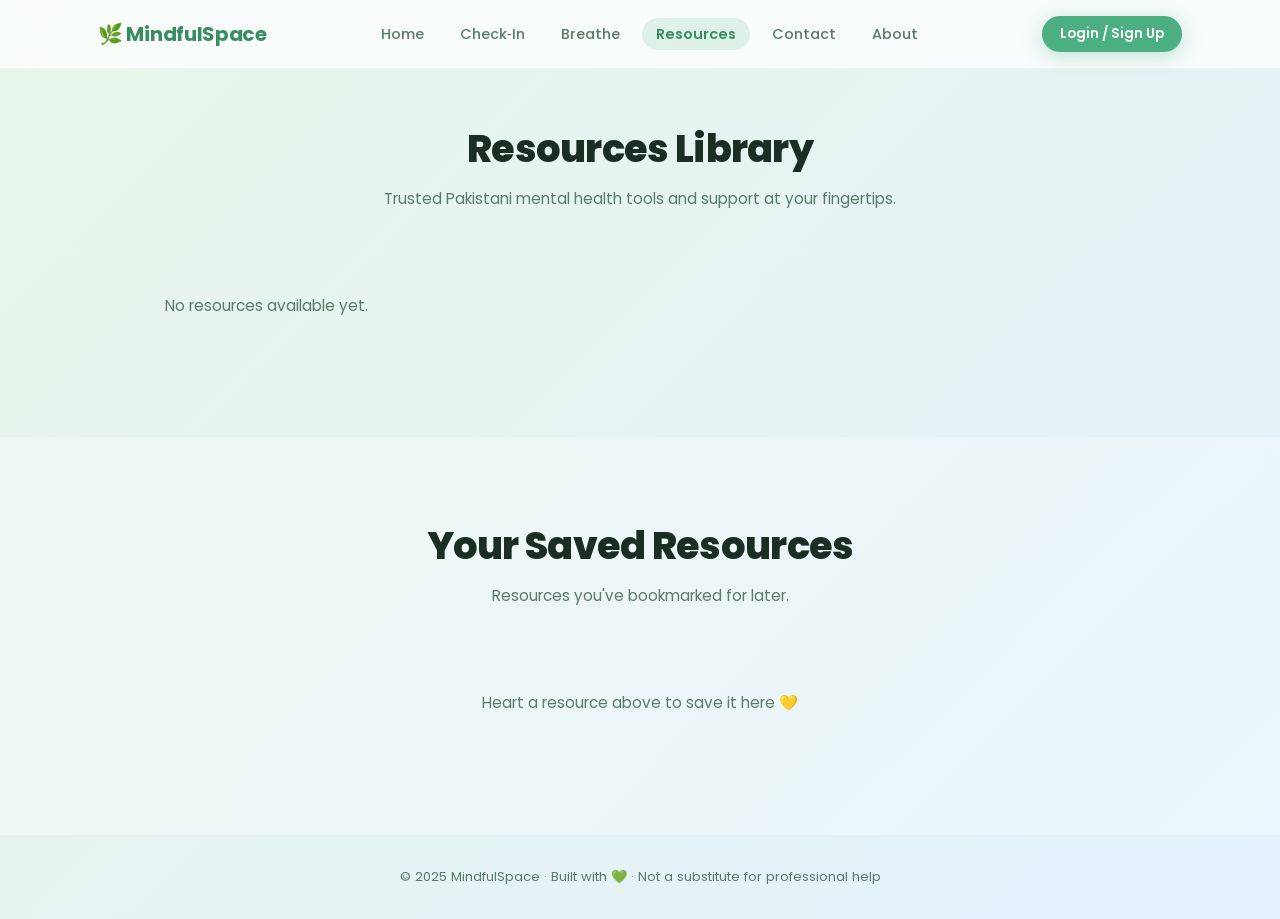
<file: resources.html>
<!DOCTYPE html>
<html lang="en">
<head>
  <meta charset="UTF-8" />
  <meta name="viewport" content="width=device-width, initial-scale=1.0" />
  <title>MindfulSpace – Resources</title>
  <link rel="preconnect" href="https://fonts.googleapis.com" />
  <link rel="preconnect" href="https://fonts.gstatic.com" crossorigin />
  <link href="https://fonts.googleapis.com/css2?family=Poppins:wght@300;400;500;600;700;800&display=swap" rel="stylesheet" />
  <link rel="stylesheet" href="style.css" />
</head>
<body>

  <div id="confetti-container" aria-hidden="true"></div>

  <nav id="navbar">
    <div class="nav-inner">
      <a href="index.html" class="nav-logo">🌿 MindfulSpace</a>
      <button class="hamburger" id="hamburger" aria-label="Toggle menu">
        <span></span><span></span><span></span>
      </button>
      <ul class="nav-links" id="nav-links">
        <li><a href="index.html" class="nav-link">Home</a></li>
        <li><a href="checkin.html" class="nav-link">Check‑In</a></li>
        <li><a href="breathe.html" class="nav-link">Breathe</a></li>
        <li><a href="resources.html" class="nav-link active-page">Resources</a></li>
        <li><a href="contact.html" class="nav-link">Contact</a></li>
        <li><a href="about.html" class="nav-link">About</a></li>
      </ul>
      <div style="display:flex;align-items:center;gap:10px;flex-shrink:0;">
        <span id="user-label" style="font-size:0.82rem;color:var(--accent-dark);font-weight:600;"></span>
        <button id="auth-btn" class="btn-primary" style="padding:8px 18px;font-size:0.82rem;">Login / Sign Up</button>
      </div>
    </div>
  </nav>

  <!-- RESOURCES -->
  <section class="section" style="padding-top:120px;">
    <div class="container">
      <h2 class="section-title">Resources Library</h2>
      <p class="section-sub">Trusted Pakistani mental health tools and support at your fingertips.</p>
      <div class="resources-grid" id="resources-grid"></div>
    </div>
  </section>

  <!-- FAVORITES -->
  <section class="section">
    <div class="container">
      <h2 class="section-title">Your Saved Resources</h2>
      <p class="section-sub">Resources you've bookmarked for later.</p>
      <div class="resources-grid" id="favorites-grid"></div>
      <p id="favorites-empty" class="empty-msg">Heart a resource above to save it here 💛</p>
    </div>
  </section>

  <footer class="footer">
    <p>© 2025 MindfulSpace · Built with 💚 · Not a substitute for professional help</p>
  </footer>

  <!-- AUTH MODAL -->
  <div id="auth-modal" style="display:none;position:fixed;inset:0;background:rgba(0,0,0,0.45);z-index:2000;align-items:center;justify-content:center;padding:20px;">
    <div class="glass" style="width:100%;max-width:420px;padding:36px 32px;position:relative;">
      <button onclick="document.getElementById('auth-modal').style.display='none'" style="position:absolute;top:14px;right:18px;background:none;border:none;font-size:1.4rem;cursor:pointer;color:var(--text-muted);">×</button>
      <h2 style="font-size:1.3rem;font-weight:800;margin-bottom:6px;">Welcome 🌿</h2>
      <p style="font-size:0.85rem;color:var(--text-muted);margin-bottom:20px;">Sign in to sync your mood history across devices.</p>
      <div style="display:flex;gap:8px;margin-bottom:24px;">
        <button class="auth-tab active btn-primary" data-tab="login" style="flex:1;padding:10px;">Login</button>
        <button class="auth-tab btn-secondary" data-tab="register" style="flex:1;padding:10px;">Register</button>
      </div>
      <div id="login-panel">
        <div id="login-error" style="display:none;background:rgba(229,57,53,0.1);color:#c62828;padding:10px 14px;border-radius:10px;font-size:0.85rem;margin-bottom:14px;"></div>
        <form id="login-form" style="display:flex;flex-direction:column;gap:14px;">
          <input id="login-email" type="email" required placeholder="Email address" style="font-family:'Poppins',sans-serif;padding:11px 14px;border:1.5px solid rgba(76,175,130,0.3);border-radius:12px;font-size:0.9rem;outline:none;"/>
          <input id="login-password" type="password" required placeholder="Password" style="font-family:'Poppins',sans-serif;padding:11px 14px;border:1.5px solid rgba(76,175,130,0.3);border-radius:12px;font-size:0.9rem;outline:none;"/>
          <button type="submit" class="btn-primary">Sign In</button>
        </form>
      </div>
      <div id="register-panel" style="display:none;">
        <div id="register-error" style="display:none;background:rgba(229,57,53,0.1);color:#c62828;padding:10px 14px;border-radius:10px;font-size:0.85rem;margin-bottom:14px;"></div>
        <form id="register-form" style="display:flex;flex-direction:column;gap:14px;">
          <input id="reg-name" type="text" required placeholder="Your name" style="font-family:'Poppins',sans-serif;padding:11px 14px;border:1.5px solid rgba(76,175,130,0.3);border-radius:12px;font-size:0.9rem;outline:none;"/>
          <input id="reg-email" type="email" required placeholder="Email address" style="font-family:'Poppins',sans-serif;padding:11px 14px;border:1.5px solid rgba(76,175,130,0.3);border-radius:12px;font-size:0.9rem;outline:none;"/>
          <input id="reg-password" type="password" required placeholder="Password (min 8 chars)" style="font-family:'Poppins',sans-serif;padding:11px 14px;border:1.5px solid rgba(76,175,130,0.3);border-radius:12px;font-size:0.9rem;outline:none;"/>
          <input id="reg-confirm" type="password" required placeholder="Confirm password" style="font-family:'Poppins',sans-serif;padding:11px 14px;border:1.5px solid rgba(76,175,130,0.3);border-radius:12px;font-size:0.9rem;outline:none;"/>
          <button type="submit" class="btn-primary">Create Account</button>
        </form>
      </div>
    </div>
  </div>

  <script src="script.js"></script>
</body>
</html>
</file>
<file: style.css>
/* ============================================================
   MindfulSpace — style.css
   Aesthetic: Soft organic, warm glassmorphism, gentle motion
   ============================================================ */

/* ---------- CSS Variables ---------- */
:root {
  --bg-from: #e8f5e9;
  --bg-to: #e3f2fd;
  --accent: #4caf82;
  --accent-dark: #388e60;
  --text: #1a2e24;
  --text-muted: #5a7a6a;
  --glass-bg: rgba(255,255,255,0.55);
  --glass-border: rgba(255,255,255,0.75);
  --shadow: 0 8px 32px rgba(60,120,80,0.10);
  --radius: 20px;
  --radius-sm: 12px;
  --nav-h: 68px;
  --transition: 0.35s cubic-bezier(.4,0,.2,1);
}

/* ---------- Reset & Base ---------- */
*, *::before, *::after { box-sizing: border-box; margin: 0; padding: 0; }

html { scroll-behavior: smooth; }

body {
  font-family: 'Poppins', sans-serif;
  background: linear-gradient(135deg, var(--bg-from) 0%, var(--bg-to) 100%);
  color: var(--text);
  min-height: 100vh;
  transition: background var(--transition);
  overflow-x: hidden;
}

/* ---------- Background Mood Themes ---------- */
body.mood-great   { --bg-from:#d0f5e3; --bg-to:#b9f0d2; }
body.mood-good    { --bg-from:#d0eaff; --bg-to:#bcd8f8; }
body.mood-okay    { --bg-from:#fff0d0; --bg-to:#fde3b0; }
body.mood-stressed{ --bg-from:#fde0e0; --bg-to:#f8c5c5; }
body.mood-sad     { --bg-from:#ede0f8; --bg-to:#dac8f0; }
body.mood-anxious { --bg-from:#fde4f0; --bg-to:#f8cde0; }

/* ---------- Confetti ---------- */
#confetti-container {
  position: fixed;
  top: 0; left: 0; right: 0;
  height: 100vh;
  pointer-events: none;
  z-index: 9999;
  overflow: hidden;
}

.confetti-piece {
  position: absolute;
  top: -20px;
  width: 10px;
  height: 10px;
  border-radius: 2px;
  animation: confettiFall linear forwards;
}

@keyframes confettiFall {
  to { transform: translateY(110vh) rotate(720deg); opacity: 0; }
}

/* ---------- Glass utility ---------- */
.glass {
  background: var(--glass-bg);
  backdrop-filter: blur(16px);
  -webkit-backdrop-filter: blur(16px);
  border: 1.5px solid var(--glass-border);
  border-radius: var(--radius);
  box-shadow: var(--shadow);
}

/* ---------- NAV ---------- */
#navbar {
  position: fixed;
  top: 0; left: 0; right: 0;
  height: var(--nav-h);
  background: rgba(255,255,255,0.72);
  backdrop-filter: blur(20px);
  -webkit-backdrop-filter: blur(20px);
  border-bottom: 1px solid rgba(255,255,255,0.6);
  z-index: 1000;
  transition: background var(--transition);
}

.nav-inner {
  max-width: 1140px;
  margin: 0 auto;
  height: 100%;
  padding: 0 28px;
  display: flex;
  align-items: center;
  justify-content: space-between;
}

.nav-logo {
  font-size: 1.25rem;
  font-weight: 700;
  color: var(--accent-dark);
  text-decoration: none;
  letter-spacing: -0.3px;
}

.nav-links {
  display: flex;
  list-style: none;
  gap: 8px;
}

.nav-link {
  text-decoration: none;
  color: var(--text-muted);
  font-size: 0.9rem;
  font-weight: 500;
  padding: 6px 14px;
  border-radius: 30px;
  transition: background var(--transition), color var(--transition);
}

.nav-link:hover {
  background: rgba(76,175,130,0.12);
  color: var(--accent-dark);
}

.hamburger {
  display: none;
  flex-direction: column;
  gap: 5px;
  background: none;
  border: none;
  cursor: pointer;
  padding: 4px;
}

.hamburger span {
  display: block;
  width: 26px;
  height: 2.5px;
  background: var(--text);
  border-radius: 4px;
  transition: var(--transition);
}

/* ---------- HERO ---------- */
.hero {
  min-height: 100vh;
  display: flex;
  align-items: center;
  padding: calc(var(--nav-h) + 40px) 28px 80px;
  position: relative;
  overflow: hidden;
}

.hero-content {
  max-width: 640px;
  margin: 0 auto;
  text-align: center;
  position: relative;
  z-index: 1;
}

.hero-eyebrow {
  display: inline-block;
  font-size: 0.85rem;
  font-weight: 600;
  letter-spacing: 0.08em;
  text-transform: uppercase;
  color: var(--accent-dark);
  background: rgba(76,175,130,0.13);
  padding: 5px 16px;
  border-radius: 30px;
  margin-bottom: 22px;
}

.hero-title {
  font-size: clamp(2.4rem, 6vw, 4rem);
  font-weight: 800;
  line-height: 1.1;
  letter-spacing: -1.5px;
  color: var(--text);
  margin-bottom: 20px;
}

.hero-title em {
  font-style: normal;
  color: var(--accent);
}

.hero-sub {
  font-size: 1.08rem;
  color: var(--text-muted);
  line-height: 1.7;
  margin-bottom: 36px;
}

.hero-blob {
  position: absolute;
  width: 560px;
  height: 560px;
  background: radial-gradient(circle, rgba(76,175,130,0.18) 0%, transparent 70%);
  border-radius: 50%;
  top: 50%;
  left: 50%;
  transform: translate(-50%, -50%);
  pointer-events: none;
  animation: pulse 6s ease-in-out infinite;
}

@keyframes pulse {
  0%,100% { transform: translate(-50%,-50%) scale(1); }
  50%      { transform: translate(-50%,-50%) scale(1.08); }
}

/* ---------- Buttons ---------- */
.btn-primary {
  display: inline-block;
  background: var(--accent);
  color: #fff;
  font-family: 'Poppins', sans-serif;
  font-size: 0.95rem;
  font-weight: 600;
  padding: 14px 32px;
  border-radius: 40px;
  border: none;
  cursor: pointer;
  text-decoration: none;
  transition: background var(--transition), transform var(--transition), box-shadow var(--transition);
  box-shadow: 0 4px 20px rgba(76,175,130,0.35);
}

.btn-primary:hover {
  background: var(--accent-dark);
  transform: translateY(-2px);
  box-shadow: 0 8px 28px rgba(76,175,130,0.45);
}

.btn-primary:disabled {
  opacity: 0.45;
  cursor: not-allowed;
  transform: none;
}

.btn-secondary {
  display: inline-block;
  background: rgba(76,175,130,0.12);
  color: var(--accent-dark);
  font-family: 'Poppins', sans-serif;
  font-size: 0.9rem;
  font-weight: 600;
  padding: 12px 28px;
  border-radius: 40px;
  border: 1.5px solid rgba(76,175,130,0.3);
  cursor: pointer;
  transition: background var(--transition), transform var(--transition);
}

.btn-secondary:hover {
  background: rgba(76,175,130,0.22);
  transform: translateY(-1px);
}

.btn-secondary:disabled {
  opacity: 0.45;
  cursor: not-allowed;
  transform: none;
}

/* ---------- Sections ---------- */
.section {
  padding: 80px 28px;
}

.section:nth-child(even) {
  background: rgba(255,255,255,0.25);
}

.container {
  max-width: 1100px;
  margin: 0 auto;
}

.section-title {
  font-size: clamp(1.6rem, 3.5vw, 2.4rem);
  font-weight: 800;
  letter-spacing: -0.7px;
  color: var(--text);
  text-align: center;
  margin-bottom: 10px;
}

.section-sub {
  text-align: center;
  color: var(--text-muted);
  font-size: 0.95rem;
  margin-bottom: 44px;
}

/* ---------- AFFIRMATION ---------- */
.affirmation-card {
  max-width: 640px;
  margin: 0 auto;
  padding: 44px 48px;
  text-align: center;
}

.affirmation-icon {
  font-size: 2.4rem;
  margin-bottom: 18px;
}

.affirmation-text {
  font-size: 1.25rem;
  font-weight: 500;
  line-height: 1.65;
  color: var(--text);
  margin-bottom: 28px;
  min-height: 80px;
  transition: opacity 0.4s ease;
}

.affirmation-text.fade-out { opacity: 0; }
.affirmation-text.fade-in  { opacity: 1; }

/* ---------- MOOD ---------- */
.mood-grid {
  display: grid;
  grid-template-columns: repeat(6, 1fr);
  gap: 16px;
  margin-bottom: 28px;
}

.mood-btn {
  display: flex;
  flex-direction: column;
  align-items: center;
  gap: 10px;
  padding: 24px 12px;
  border-radius: var(--radius);
  border: 2px solid transparent;
  background: var(--glass-bg);
  backdrop-filter: blur(10px);
  cursor: pointer;
  transition: transform var(--transition), border-color var(--transition), box-shadow var(--transition), background var(--transition);
  box-shadow: var(--shadow);
}

.mood-btn:hover {
  transform: translateY(-4px);
  border-color: var(--accent);
  box-shadow: 0 12px 32px rgba(76,175,130,0.22);
}

.mood-btn.active {
  border-color: var(--accent);
  background: rgba(76,175,130,0.15);
}

.mood-emoji {
  font-size: 2.4rem;
  line-height: 1;
}

.mood-label {
  font-size: 0.8rem;
  font-weight: 600;
  color: var(--text-muted);
  letter-spacing: 0.02em;
}

.mood-message {
  max-width: 540px;
  margin: 0 auto;
  padding: 22px 32px;
  text-align: center;
  font-size: 1rem;
  font-weight: 500;
  color: var(--text);
  display: none;
  opacity: 0;
  transition: opacity 0.4s ease;
}

.mood-message.show {
  display: block;
  opacity: 1;
}

/* ---------- HISTORY ---------- */
.history-list {
  display: flex;
  flex-wrap: wrap;
  gap: 14px;
  justify-content: center;
}

.history-item {
  display: flex;
  flex-direction: column;
  align-items: center;
  gap: 8px;
  padding: 20px 24px;
  border-radius: var(--radius-sm);
  background: var(--glass-bg);
  backdrop-filter: blur(10px);
  border: 1.5px solid var(--glass-border);
  box-shadow: var(--shadow);
  min-width: 100px;
  animation: slideUp 0.4s ease;
}

@keyframes slideUp {
  from { transform: translateY(16px); opacity: 0; }
  to   { transform: translateY(0);    opacity: 1; }
}

.history-emoji { font-size: 2rem; }
.history-mood  { font-size: 0.75rem; font-weight: 600; color: var(--accent-dark); }
.history-date  { font-size: 0.7rem; color: var(--text-muted); }

.empty-msg {
  text-align: center;
  color: var(--text-muted);
  font-size: 0.95rem;
  padding: 40px;
}

/* ---------- BREATHING ---------- */
.breathe-wrapper {
  display: flex;
  flex-direction: column;
  align-items: center;
  gap: 40px;
}

.breathe-ring {
  width: 220px;
  height: 220px;
  border-radius: 50%;
  border: 3px dashed rgba(76,175,130,0.3);
  display: flex;
  align-items: center;
  justify-content: center;
}

.breathe-circle {
  width: 140px;
  height: 140px;
  border-radius: 50%;
  background: radial-gradient(circle, rgba(76,175,130,0.35), rgba(76,175,130,0.1));
  border: 2.5px solid var(--accent);
  display: flex;
  align-items: center;
  justify-content: center;
  transition: transform 4s ease-in-out, background 1s ease;
}

.breathe-circle.expand {
  transform: scale(1.45);
  background: radial-gradient(circle, rgba(76,175,130,0.55), rgba(76,175,130,0.2));
}

.breathe-circle.hold {
  transform: scale(1.45);
}

.breathe-circle.contract {
  transform: scale(1);
  background: radial-gradient(circle, rgba(76,175,130,0.2), rgba(76,175,130,0.05));
}

#breathe-label {
  font-size: 0.85rem;
  font-weight: 700;
  color: var(--accent-dark);
  letter-spacing: 0.04em;
  text-align: center;
}

.breathe-controls {
  display: flex;
  gap: 14px;
}

/* ---------- RESOURCES ---------- */
.resources-grid {
  display: grid;
  grid-template-columns: repeat(auto-fill, minmax(260px, 1fr));
  gap: 22px;
}

.resource-card {
  background: var(--glass-bg);
  backdrop-filter: blur(14px);
  border: 1.5px solid var(--glass-border);
  border-radius: var(--radius);
  box-shadow: var(--shadow);
  padding: 28px;
  display: flex;
  flex-direction: column;
  gap: 10px;
  transition: transform var(--transition), box-shadow var(--transition);
  position: relative;
}

.resource-card:hover {
  transform: translateY(-4px);
  box-shadow: 0 16px 40px rgba(60,120,80,0.16);
}

.resource-header {
  display: flex;
  align-items: flex-start;
  justify-content: space-between;
  gap: 10px;
}

.resource-icon { font-size: 1.8rem; }

.resource-title {
  font-size: 1rem;
  font-weight: 700;
  color: var(--text);
  flex: 1;
}

.heart-btn {
  background: none;
  border: none;
  font-size: 1.3rem;
  cursor: pointer;
  transition: transform 0.2s;
  line-height: 1;
  padding: 2px;
  flex-shrink: 0;
}

.heart-btn:hover { transform: scale(1.3); }

.resource-desc {
  font-size: 0.85rem;
  color: var(--text-muted);
  line-height: 1.6;
  flex: 1;
}

.resource-link {
  display: inline-block;
  margin-top: 6px;
  color: var(--accent-dark);
  font-size: 0.85rem;
  font-weight: 600;
  text-decoration: none;
  transition: color var(--transition);
}

.resource-link:hover { color: var(--accent); text-decoration: underline; }

/* ---------- ABOUT ---------- */
.about-card {
  max-width: 760px;
  margin: 0 auto;
  padding: 44px 48px;
}

.disclaimer {
  background: rgba(255,220,100,0.18);
  border: 1.5px solid rgba(255,200,60,0.4);
  border-radius: var(--radius-sm);
  padding: 24px 28px;
  margin-bottom: 28px;
}

.disclaimer h3 {
  font-size: 1.05rem;
  font-weight: 700;
  margin-bottom: 12px;
  color: var(--text);
}

.disclaimer p {
  font-size: 0.9rem;
  color: var(--text-muted);
  line-height: 1.7;
  margin-bottom: 10px;
}

.crisis-list {
  list-style: none;
  display: flex;
  flex-direction: column;
  gap: 8px;
  margin-top: 14px;
}

.crisis-list li {
  font-size: 0.9rem;
  font-weight: 500;
  color: var(--text);
  background: rgba(255,255,255,0.5);
  padding: 10px 16px;
  border-radius: 10px;
}

.about-body {
  font-size: 0.97rem;
  color: var(--text-muted);
  line-height: 1.75;
  text-align: center;
}

/* ---------- FOOTER ---------- */
.footer {
  text-align: center;
  padding: 32px 28px;
  font-size: 0.82rem;
  color: var(--text-muted);
  border-top: 1px solid rgba(255,255,255,0.5);
}

/* ---------- RESPONSIVE ---------- */
@media (max-width: 900px) {
  .mood-grid { grid-template-columns: repeat(3, 1fr); }
}

@media (max-width: 640px) {
  .hamburger { display: flex; }

  .nav-links {
    display: none;
    flex-direction: column;
    position: fixed;
    top: var(--nav-h);
    left: 0; right: 0;
    background: rgba(255,255,255,0.96);
    backdrop-filter: blur(20px);
    padding: 20px 24px 28px;
    border-bottom: 1px solid rgba(200,200,200,0.3);
    gap: 4px;
  }

  .nav-links.open { display: flex; }

  .nav-link {
    padding: 12px 16px;
    font-size: 1rem;
  }

  .mood-grid { grid-template-columns: repeat(2, 1fr); }

  .affirmation-card { padding: 32px 24px; }
  .about-card { padding: 32px 22px; }
  .affirmation-text { font-size: 1.05rem; }
  .section { padding: 60px 20px; }
  .hero { padding-top: calc(var(--nav-h) + 20px); }
}

/* ---------- Active nav page ---------- */
.nav-link.active-page {
  background: rgba(76,175,130,0.15);
  color: var(--accent-dark);
  font-weight: 600;
}
</file>
